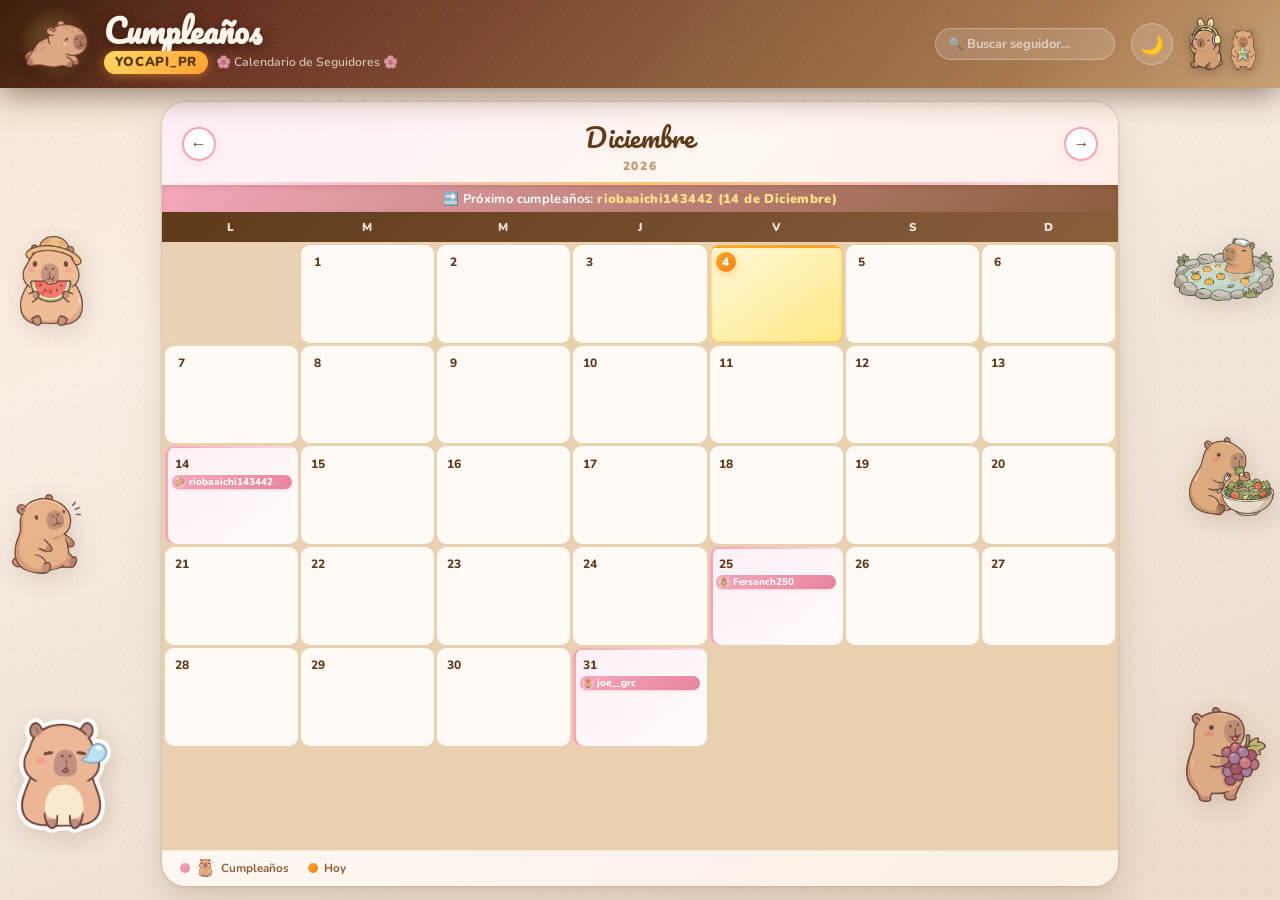
<file: index.html>
<!DOCTYPE html>
<html lang="es">

<head>
  <meta charset="UTF-8" />
  <meta name="viewport" content="width=device-width, initial-scale=1.0" />
  <title>🎂Cumpleaños de Seguidores — yocapi_pr</title>
  <meta name="description"
    content="Calendario de cumpleaños de los seguidores de yocapi_pr. ¡Celebramos contigo cada año!" />
  <link rel="stylesheet" href="css/main.css" />
</head>

<body>

  <!-- ═══ CAPYBARA DECORACIONES FLOTANTES (JS las rota) ═══ -->
  <div class="capy-deco capy-deco-1" id="deco1" aria-hidden="true"><img src="img/capiadormilado.png" alt="" /></div>
  <div class="capy-deco capy-deco-2" id="deco2" aria-hidden="true"><img src="img/capifeliz.png" alt="" /></div>
  <div class="capy-deco capy-deco-3" id="deco3" aria-hidden="true"><img src="img/capiuva.png" alt="" /></div>
  <div class="capy-deco capy-deco-4" id="deco4" aria-hidden="true"><img src="img/capirey.png" alt="" /></div>
  <div class="capy-deco capy-deco-5" id="deco5" aria-hidden="true"><img src="img/capimirando.png" alt="" /></div>
  <div class="capy-deco capy-deco-6" id="deco6" aria-hidden="true"><img src="img/capiangel.png" alt="" /></div>

  <!-- ═══ HEADER DINÁMICO ═══ -->
  <header class="site-header">
    <div class="header-inner">

      <!-- Logo -->
      <div class="header-brand">
        <div class="header-logo-wrap">
          <div class="header-logo-glow"></div>
          <img src="img/capiacostado.png" alt="Logo capybara" class="capy-logo" />
        </div>

        <!-- Textos -->
        <div class="header-text">
          <h1 class="header-title">Cumpleaños</h1>
          <div class="header-subtitle">
            <span class="header-streamer">yocapi_pr</span>
            <span class="header-tagline">🌸 Calendario de Seguidores 🌸</span>
          </div>
        </div>
      </div>

      <div class="header-actions">
        <!-- Buscador Rápido -->
        <div class="search-wrap">
          <input type="text" id="searchInput" class="search-input" placeholder="🔍 Buscar seguidor..."
            autocomplete="off" />
          <div id="searchResults" class="search-results" style="display: none;"></div>
        </div>

        <!-- Noche Mode Toggle -->
        <button id="btnNightMode" class="night-mode-toggle" aria-label="Alternar Modo Noche" title="Modo Noche">
          🌙
        </button>
      </div>

      <!-- Capybaras decorativos en el header -->
      <div class="header-deco-capy" aria-hidden="true">
        <img src="img/capimusica.png" alt="" />
        <img src="img/capiestrella.png" alt="" />
      </div>

    </div>
  </header>

  <!-- ═══ MAIN ═══ -->
  <main class="main-container">
    <div class="calendar-card">

      <!-- Navegación de mes -->
      <div class="cal-nav">
        <button id="btnPrev" aria-label="Mes anterior">&#8592;</button>
        <div class="month-title">
          <span id="monthName">Enero</span>
          <small id="yearName">2025</small>
        </div>
        <button id="btnNext" aria-label="Mes siguiente">&#8594;</button>
      </div>

      <!-- Banner Próximo Cumpleaños -->
      <div id="nextBdayBanner" class="next-bday-banner" style="display: none;">
        <span>🔜 Próximo cumpleaños:</span>
        <strong id="nextBdayText">...</strong>
      </div>

      <!-- Días de la semana -->
      <div class="cal-weekdays" aria-hidden="true">
        <div class="wd">L</div>
        <div class="wd">M</div>
        <div class="wd">M</div>
        <div class="wd">J</div>
        <div class="wd">V</div>
        <div class="wd">S</div>
        <div class="wd">D</div>
      </div>

      <!-- Grid del mes -->
      <div class="cal-grid" id="calGrid" role="grid" aria-label="Calendario"></div>

      <!-- Leyenda -->
      <div class="calendar-legend">
        <div class="legend-item">
          <div class="legend-dot pink"></div>
          <img src="img/capifeliz2.png" alt="" class="legend-capy-icon" />
          <span>Cumpleaños</span>
        </div>
        <div class="legend-item">
          <div class="legend-dot yellow"></div>
          <span>Hoy</span>
        </div>
      </div>

    </div>
  </main>

  <!-- ═══ MODAL ═══ -->
  <div class="modal-overlay" id="modalOverlay" role="dialog" aria-modal="true" aria-labelledby="modalTitle">
    <div class="modal-box">
      <button class="modal-close" id="modalClose" aria-label="Cerrar">✕</button>
      <img src="img/capiangel.png" alt="Capybara celebrando" class="modal-capy" id="modalCapyImg" />
      <h2 class="modal-title" id="modalTitle">¡Cumpleaños!</h2>
      <span class="modal-date-badge" id="modalDate"></span>
      <div class="modal-followers" id="modalFollowers"></div>
    </div>
  </div>

  <script src="js/calendar.js"></script>
</body>

</html>
</file>
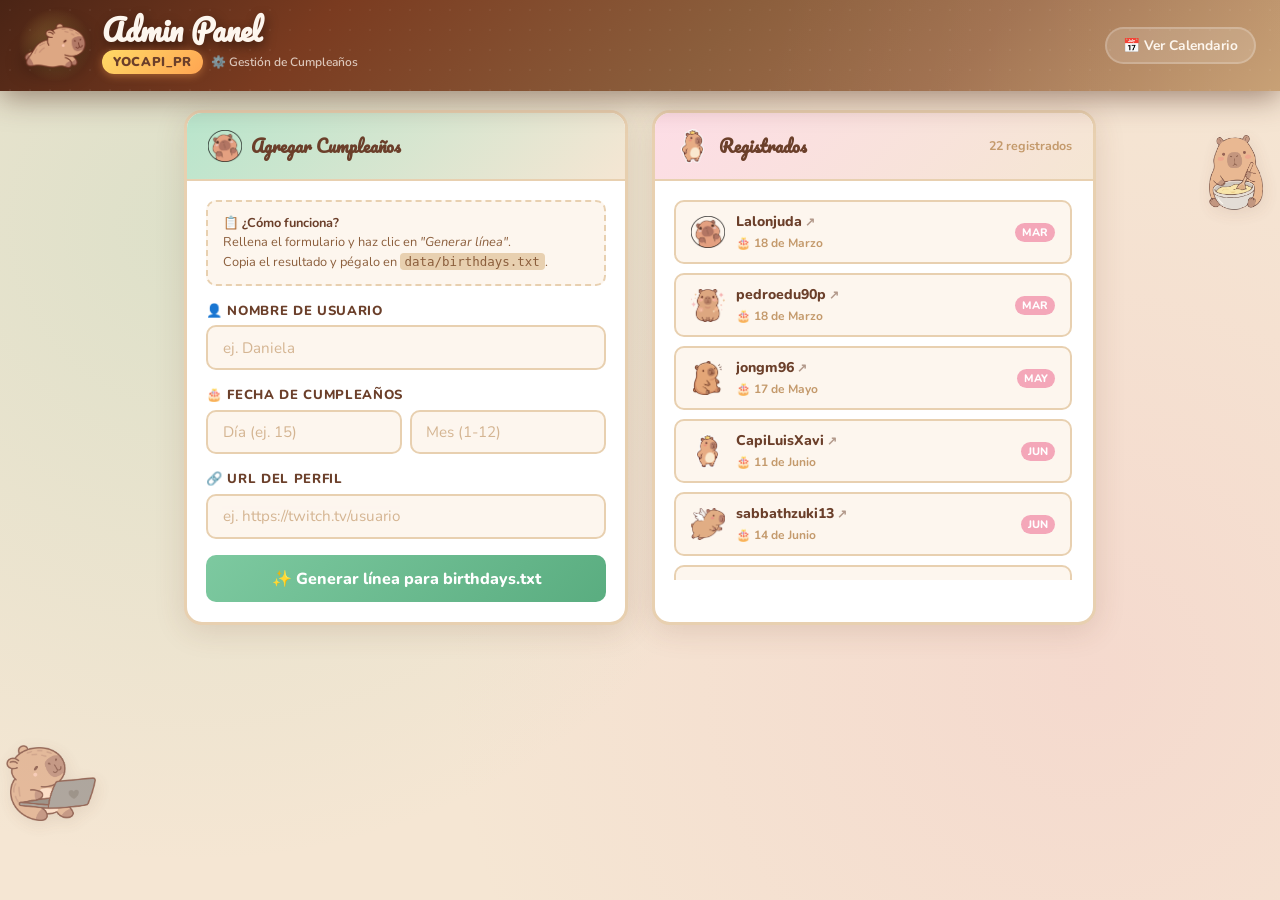
<file: admin/yocapi-admin/index.html>
<!DOCTYPE html>
<html lang="es">
<head>
  <meta charset="UTF-8" />
  <meta name="viewport" content="width=device-width, initial-scale=1.0" />
  <title>⚙️ Admin — yocapi_pr</title>
  <!-- Sin meta description para no indexar -->
  <meta name="robots" content="noindex, nofollow" />
  <link rel="stylesheet" href="../../css/dashboard.css" />
</head>
<body>

  <!-- ═══ DECORACIONES ═══ -->
  <div class="capy-deco capy-deco-1" aria-hidden="true">
    <img src="../../img/capilaptop.png" alt="" />
  </div>
  <div class="capy-deco capy-deco-2" aria-hidden="true">
    <img src="../../img/capicocinando.png" alt="" />
  </div>

  <!-- ═══ HEADER ═══ -->
  <header class="site-header">
    <div class="header-inner">
      <div class="header-brand">
        <div class="header-logo-wrap">
          <div class="header-logo-glow"></div>
          <img src="../../img/capiacostado.png" alt="Logo capybara" class="capy-logo" />
        </div>
        <div class="header-text">
          <h1 class="header-title">Admin Panel</h1>
          <div class="header-subtitle">
            <span class="header-streamer">yocapi_pr</span>
            <span class="header-tagline">⚙️ Gestión de Cumpleaños</span>
          </div>
        </div>
      </div>
      <nav class="header-nav">
        <a href="../../index.html" id="nav-calendar">📅 Ver Calendario</a>
      </nav>
    </div>
  </header>

  <!-- ═══ MAIN ═══ -->
  <main class="dash-container">

    <!-- ─── Formulario ─── -->
    <div class="dash-card">
      <div class="dash-card-header green">
        <img src="../../img/capifeliz.png" alt="" class="header-icon" />
        <h2>Agregar Cumpleaños</h2>
      </div>
      <div class="dash-card-body">

        <div class="format-hint">
          <strong>📋 ¿Cómo funciona?</strong><br>
          Rellena el formulario y haz clic en <em>"Generar línea"</em>.<br>
          Copia el resultado y pégalo en <code>data/birthdays.txt</code>.
        </div>

        <div class="form-group">
          <label for="inputName">👤 Nombre de usuario</label>
          <input
            type="text"
            id="inputName"
            placeholder="ej. Daniela"
            autocomplete="off"
            maxlength="60"
            inputmode="text"
          />
        </div>

        <div class="form-group">
          <label>🎂 Fecha de cumpleaños</label>
          <div style="display: flex; gap: 0.5rem;">
            <input type="number" id="inputDay" placeholder="Día (ej. 15)" min="1" max="31" style="flex:1;" />
            <input type="number" id="inputMonth" placeholder="Mes (1-12)" min="1" max="12" style="flex:1;" />
          </div>
        </div>

        <div class="form-group">
          <label for="inputUrl">🔗 URL del perfil</label>
          <input
            type="url"
            id="inputUrl"
            placeholder="ej. https://twitch.tv/usuario"
            autocomplete="off"
            inputmode="url"
          />
        </div>

        <button class="btn-add" id="btnGenerate">
          ✨ Generar línea para birthdays.txt
        </button>

        <!-- Output generado -->
        <div class="output-section" id="outputSection" style="display:none">
          <span class="output-label">📄 Línea generada — cópiala aquí:</span>
          <div class="output-box" id="outputLine"></div>
          <button class="btn-copy" id="btnCopy">📋 Copiar al portapapeles</button>
        </div>

      </div>
    </div>

    <!-- ─── Lista actual ─── -->
    <div class="dash-card">
      <div class="dash-card-header pink">
        <img src="../../img/capirey.png" alt="" class="header-icon" />
        <h2>Registrados</h2>
        <span class="birthday-count" id="birthdayCount">…</span>
      </div>
      <div class="dash-card-body">
        <div class="birthdays-list" id="birthdaysList">
          <!-- Dinámico -->
        </div>
      </div>
    </div>

  </main>

  <div class="toast" id="toast"></div>

  <script src="../../js/dashboard.js"></script>
</body>
</html>
</file>
<file: css/main.css>
/* ============================================================
   main.css — Calendario de Cumpleaños yocapi_pr
   Rediseño COMPLETO · Tema: Capybara Cozy Premium
   ============================================================ */

@import url('https://fonts.googleapis.com/css2?family=Nunito:wght@400;600;700;800;900&family=Pacifico&display=swap');

/* ─── Tokens ─── */
:root {
  --bark:      #5D3A1A;
  --mocha:     #8B5E3C;
  --caramel:   #C49A6C;
  --cream:     #FDF5EC;
  --blush:     #FDDDE6;
  --rose:      #F4A7B9;
  --rose-deep: #E8849E;
  --amber:     #F9A825;
  --amber-lt:  #FFE08A;
  --grid-bg:   #E8D0B0;
  --cell-bg:   #FFFAF6;
  --shadow:    rgba(93,58,26,0.12);
  --r-card:    24px;
  --r-cell:    8px;
  --transition: 0.18s ease;
}

/* ─── Tema Oscuro (Modo Noche) ─── */
body.dark-mode {
  --bark:      #E4C9B0;
  --mocha:     #D4AD8C;
  --caramel:   #A8825C;
  --cream:     #2B1F1A;
  --blush:     #3B2228;
  --rose:      #9B5A6E;
  --rose-deep: #B56B82;
  --amber:     #D4891C;
  --amber-lt:  #E8A038;
  --grid-bg:   #1A120E;
  --cell-bg:   #231915;
  --shadow:    rgba(0,0,0,0.4);
}
body.dark-mode {
  background: linear-gradient(160deg, #1C1310 0%, #2A1D18 30%, #17100D 60%, #1F1511 100%);
}
body.dark-mode::before {
  background-image: radial-gradient(circle, rgba(255,255,255,0.06) 1px, transparent 1px);
}
body.dark-mode .site-header {
  background: linear-gradient(135deg, #1A0D05 0%, #29150B 50%, #3B2114 100%);
}
body.dark-mode .cal-nav {
  background: linear-gradient(135deg, #2B1820 0%, #261611 55%, #2B1A13 100%);
}
body.dark-mode .cal-day.empty { background: rgba(0,0,0,0.2); }
body.dark-mode .cal-day.today { background: linear-gradient(145deg, #3A2B14 0%, #4D391A 100%); }
body.dark-mode .cal-day.has-birthday { background: linear-gradient(145deg, #331A21 0%, #29151A 100%); }
body.dark-mode .calendar-legend { background: linear-gradient(135deg, #2B1F1A, #241A15); }
body.dark-mode .modal-box { background: #2B1F1A; border-color: #4D2834; }
body.dark-mode .modal-follower-item { background: #231915; border-color: rgba(255,255,255,0.05); }

/* ─── Reset ─── */
*, *::before, *::after { box-sizing: border-box; margin: 0; padding: 0; }

body {
  font-family: 'Nunito', sans-serif;
  height: 100vh;
  margin: 0;
  display: flex;
  flex-direction: column;
  overflow: hidden;
  background: linear-gradient(160deg,
    #F5E6D3 0%,
    #FAEEE4 30%,
    #F0E4D8 60%,
    #EDD9C8 100%
  );
}

/* Textura puntitos suaves en el fondo */
body::before {
  content: '';
  position: fixed;
  inset: 0;
  background-image: radial-gradient(circle, rgba(196,154,108,0.12) 1px, transparent 1px);
  background-size: 22px 22px;
  pointer-events: none;
  z-index: 0;
}

/* ============================================================
   CAPYBARA DECORACIONES FLOTANTES
   ============================================================ */
.capy-deco {
  position: fixed;
  pointer-events: none;
  z-index: 1;
  user-select: none;
  opacity: 0;
  transition: opacity 0.7s ease;
}
.capy-deco img {
  width: 100%;
  height: 100%;
  object-fit: contain;
  filter: drop-shadow(3px 5px 12px rgba(93,58,26,0.22));
  transition: opacity 0.7s ease;
}

.capy-deco-1 { width: 115px; height: 115px; left: 0.5%; animation: float-a 6.5s ease-in-out 0s   infinite; }
.capy-deco-2 { width:  90px; height:  90px; left: 0.5%; animation: float-b 7.5s ease-in-out 0.5s infinite; }
.capy-deco-3 { width:  80px; height:  80px; left: 0.5%; animation: float-c 8s   ease-in-out 1s   infinite; }
.capy-deco-4 { width: 100px; height: 100px; right: 0.5%; animation: float-a 7s   ease-in-out 0.3s infinite; }
.capy-deco-5 { width:  85px; height:  85px; right: 0.5%; animation: float-b 8.5s ease-in-out 1.2s infinite; }
.capy-deco-6 { width:  95px; height:  95px; right: 0.5%; animation: float-c 7s   ease-in-out 0.8s infinite; }

@keyframes float-a {
  0%,100% { transform: translateY(0)    rotate(-4deg) scale(1);    }
  33%      { transform: translateY(-14px) rotate(2deg) scale(1.04); }
  66%      { transform: translateY(-6px) rotate(-6deg) scale(0.98); }
}
@keyframes float-b {
  0%,100% { transform: translateY(0)    rotate(5deg)  scale(1);    }
  50%     { transform: translateY(-18px) rotate(-4deg) scale(1.05); }
}
@keyframes float-c {
  0%,100% { transform: translateY(0)    rotate(-2deg) scale(1);    }
  40%     { transform: translateY(-10px) rotate(6deg) scale(1.03); }
  80%     { transform: translateY(-20px) rotate(-3deg) scale(0.97); }
}

@media (max-width: 700px) {
  .capy-deco-1 { width: 68px; height: 68px; }
  .capy-deco-4 { width: 68px; height: 68px; }
  .capy-deco-2,.capy-deco-3,.capy-deco-5,.capy-deco-6 { display: none; }
}
@media (max-width: 480px) { .capy-deco { display: none; } }

/* ============================================================
   SITE HEADER
   ============================================================ */
.site-header {
  position: relative;
  z-index: 100;
  overflow: hidden;
  background: linear-gradient(135deg,
    #3E1F0C 0%,
    #6B3525 20%,
    #8B5E3C 55%,
    #A57448 80%,
    #C49A6C 100%
  );
  box-shadow: 0 6px 32px rgba(62,31,12,0.55);
  flex-shrink: 0;
}
.site-header::before {
  content: '';
  position: absolute;
  inset: 0;
  background: linear-gradient(105deg,
    transparent 25%, rgba(255,255,255,0.06) 50%, transparent 75%
  );
  background-size: 200% 100%;
  animation: shine 5s ease-in-out infinite;
  pointer-events: none;
}
.site-header::after {
  content: '';
  position: absolute;
  inset: 0;
  background-image: radial-gradient(circle, rgba(255,255,255,0.05) 1px, transparent 1px);
  background-size: 18px 18px;
  pointer-events: none;
}
@keyframes shine {
  0%   { background-position: -100% 0; }
  50%  { background-position:  100% 0; }
  100% { background-position: -100% 0; }
}

.header-inner {
  position: relative;
  z-index: 2;
  display: flex;
  align-items: center;
  gap: 1rem;
  padding: 0.75rem 1.5rem;
}
.header-brand {
  display: flex;
  align-items: center;
  gap: 1rem;
  flex: 1;
  min-width: 0;
}
.header-logo-wrap { position: relative; flex-shrink: 0; }
.header-brand .capy-logo {
  width: 64px; height: 64px;
  object-fit: contain;
  filter: drop-shadow(0 3px 10px rgba(0,0,0,0.4));
  animation: logo-bob 3.2s ease-in-out infinite;
  display: block;
}
@keyframes logo-bob {
  0%,100% { transform: translateY(0) rotate(-2deg); }
  50%      { transform: translateY(-7px) rotate(2deg); }
}
.header-logo-glow {
  position: absolute;
  inset: -6px;
  border-radius: 50%;
  background: radial-gradient(circle, rgba(255,217,102,0.38) 0%, transparent 70%);
  animation: glow-pulse 3.2s ease-in-out infinite;
}
@keyframes glow-pulse {
  0%,100% { transform: scale(1);   opacity: 0.65; }
  50%     { transform: scale(1.22); opacity: 1; }
}

.header-text { min-width: 0; }
.header-title {
  font-family: 'Pacifico', cursive;
  color: #FDF5EC;
  font-size: clamp(1.15rem, 4.5vw, 2rem);
  line-height: 1;
  text-shadow: 2px 4px 14px rgba(0,0,0,0.45);
}
.header-subtitle {
  display: flex;
  align-items: center;
  gap: 0.5rem;
  margin-top: 0.3rem;
  flex-wrap: wrap;
}
.header-streamer {
  background: linear-gradient(135deg, #FFD966, #FFA030);
  color: #5D3A1A;
  font-weight: 900;
  font-size: clamp(0.6rem, 2vw, 0.82rem);
  padding: 0.18rem 0.7rem;
  border-radius: 20px;
  letter-spacing: 0.06em;
  text-transform: uppercase;
  box-shadow: 0 2px 10px rgba(255,160,48,0.45);
  animation: badge-pop 0.5s cubic-bezier(0.34,1.56,0.64,1) both;
}
@keyframes badge-pop {
  from { transform: scale(0.4); opacity: 0; }
  to   { transform: scale(1);   opacity: 1; }
}
.header-tagline {
  font-size: clamp(0.58rem, 1.8vw, 0.76rem);
  color: rgba(253,245,236,0.72);
  font-weight: 600;
  white-space: nowrap;
}
.header-deco-capy {
  flex-shrink: 0;
  display: flex;
  align-items: flex-end;
  gap: 0.5rem;
  opacity: 0.88;
}
.header-deco-capy img {
  height: 52px; width: auto;
  object-fit: contain;
  filter: drop-shadow(0 2px 6px rgba(0,0,0,0.3));
  animation: float-b 5s ease-in-out infinite;
}
.header-deco-capy img:nth-child(2) {
  height: 40px;
  animation: float-a 6s ease-in-out 0.5s infinite;
}

.header-actions {
  display: flex;
  align-items: center;
  gap: 1rem;
  z-index: 5;
}

/* ─── Buscador Rápido ─── */
.search-wrap {
  position: relative;
}
.search-input {
  background: rgba(255,255,255,0.15);
  border: 1px solid rgba(255,255,255,0.3);
  border-radius: 20px;
  padding: 0.4rem 0.8rem;
  color: white;
  font-family: inherit;
  font-size: 0.8rem;
  font-weight: 700;
  width: 180px;
  transition: all 0.2s ease;
  backdrop-filter: blur(4px);
}
.search-input::placeholder { color: rgba(255,255,255,0.6); }
.search-input:focus {
  outline: none;
  background: rgba(255,255,255,0.25);
  border-color: rgba(255,255,255,0.8);
  width: 200px;
}
.search-results {
  position: absolute;
  top: 110%; right: 0;
  background: var(--cream);
  border-radius: 12px;
  width: 220px;
  box-shadow: 0 8px 24px rgba(93,58,26,0.3);
  overflow: hidden;
  border: 1px solid rgba(196,154,108,0.2);
  z-index: 100;
}
.search-item {
  padding: 0.6rem 0.8rem;
  font-size: 0.8rem;
  color: var(--bark);
  font-weight: 700;
  cursor: pointer;
  border-bottom: 1px solid rgba(196,154,108,0.1);
  transition: background 0.15s ease;
}
.search-item:last-child { border-bottom: none; }
.search-item:hover { background: var(--blush); color: var(--rose-deep); }
body.dark-mode .search-results { background: var(--cream); border-color: #4D2834; }
body.dark-mode .search-item:hover { background: #3B2228; color: #E8849E; }

/* Toggle Modo Noche */
.night-mode-toggle {
  background: rgba(255,255,255,0.15);
  border: 1px solid rgba(255,255,255,0.3);
  border-radius: 50%;
  width: 42px; height: 42px;
  font-size: 1.2rem;
  cursor: pointer;
  display: flex; align-items: center; justify-content: center;
  transition: all 0.3s ease;
  backdrop-filter: blur(4px);
}
.night-mode-toggle:hover {
  background: rgba(255,255,255,0.3);
  transform: scale(1.1) rotate(15deg);
}
body.dark-mode .night-mode-toggle { content: "☀️"; }

@media (max-width: 600px) {
  .header-deco-capy { display: none; }
  .header-inner { padding: 0.7rem 1rem; }
  .header-brand .capy-logo { width: 50px; height: 50px; }
}

/* ============================================================
   MAIN CONTAINER
   ============================================================ */
.main-container {
  flex: 1;
  display: flex;
  flex-direction: column;
  max-width: 1000px;
  width: 100%;
  margin: 0 auto;
  padding: 0.8rem;
  min-height: 0;
  position: relative;
  z-index: 2;
}

/* ============================================================
   CALENDAR CARD — Rediseño premium
   ============================================================ */
.calendar-card {
  flex: 1;
  display: flex;
  flex-direction: column;
  min-height: 0;
  background: var(--cream);
  border-radius: var(--r-card);
  box-shadow:
    0 2px 4px rgba(93,58,26,0.04),
    0 8px 20px rgba(93,58,26,0.10),
    0 24px 48px rgba(93,58,26,0.08),
    0 0 0 1.5px rgba(196,154,108,0.18);
  overflow: hidden;
}

/* ─── Nav ─── */
.cal-nav {
  background: linear-gradient(135deg, #FEF0F6 0%, #FFF8F2 55%, #FEF0E8 100%);
  padding: 0.7rem 1.2rem;
  display: flex;
  align-items: center;
  justify-content: space-between;
  gap: 0.5rem;
  position: relative;
  flex-shrink: 0;
}
/* Línea decorativa degradada debajo del nav */
.cal-nav::after {
  content: '';
  position: absolute;
  bottom: 0; left: 0; right: 0;
  height: 2.5px;
  background: linear-gradient(90deg,
    transparent 0%, var(--rose) 20%, var(--amber) 50%, var(--rose) 80%, transparent 100%
  );
  opacity: 0.65;
}

.cal-nav button {
  background: white;
  border: 2px solid var(--rose);
  color: var(--bark);
  width: 34px; height: 34px;
  border-radius: 50%;
  font-size: 1rem;
  cursor: pointer;
  transition: all var(--transition);
  display: flex; align-items: center; justify-content: center;
  font-weight: 800;
  flex-shrink: 0;
  touch-action: manipulation;
  box-shadow: 0 2px 8px rgba(244,167,185,0.22);
}
.cal-nav button:hover, .cal-nav button:active {
  background: var(--rose);
  color: white;
  transform: scale(1.12);
  box-shadow: 0 4px 14px rgba(244,167,185,0.5);
}

.cal-nav .month-title {
  font-family: 'Pacifico', cursive;
  font-size: clamp(1.1rem, 4.5vw, 1.65rem);
  color: var(--bark);
  text-align: center;
  flex: 1;
  letter-spacing: 0.01em;
  text-shadow: 1px 2px 6px rgba(93,58,26,0.12);
}
.cal-nav .month-title small {
  display: block;
  font-family: 'Nunito', sans-serif;
  font-size: clamp(0.58rem, 1.6vw, 0.74rem);
  font-weight: 900;
  color: var(--caramel);
  text-transform: uppercase;
  letter-spacing: 0.14em;
  margin-top: -2px;
}

/* ─── Weekday headers ─── */
.cal-weekdays {
  display: grid;
  grid-template-columns: repeat(7, 1fr);
  background: linear-gradient(135deg, var(--bark) 0%, var(--mocha) 100%);
  flex-shrink: 0;
}
.cal-weekdays .wd {
  text-align: center;
  padding: 0.42rem 0;
  font-weight: 900;
  font-size: clamp(0.55rem, 1.6vw, 0.72rem);
  color: rgba(253,245,236,0.88);
  text-transform: uppercase;
  letter-spacing: 0.07em;
}

/* ─── Banner Próximo Cumpleaños ─── */
.next-bday-banner {
  background: linear-gradient(135deg, var(--rose), var(--mocha));
  color: white;
  text-align: center;
  padding: 0.3rem 0.5rem;
  font-size: clamp(0.65rem, 2vw, 0.8rem);
  font-weight: 700;
  letter-spacing: 0.03em;
  box-shadow: inset 0 2px 4px rgba(0,0,0,0.1);
  animation: slide-down 0.5s ease-out;
}
.next-bday-banner strong { font-weight: 900; color: #FFE08A; }
@keyframes slide-down {
  from { opacity: 0; transform: translateY(-10px); }
  to   { opacity: 1; transform: translateY(0); }
}

/* ─── Grid ─── */
.cal-grid {
  flex: 1;
  display: grid;
  grid-template-rows: repeat(6, 1fr);
  grid-template-columns: repeat(7, 1fr);
  gap: 3px;
  background: var(--grid-bg);
  padding: 3px;
  min-height: 0;
}

/* ─── Celdas de días ─── */
.cal-day {
  background: var(--cell-bg);
  border-radius: var(--r-cell);
  padding: 0.3rem 0.28rem;
  cursor: default;
  transition: all var(--transition);
  position: relative;
  display: flex;
  flex-direction: column;
  align-items: flex-start;
  min-height: 0;
  overflow: hidden;
}

/* ─── Celda vacía ─── */
.cal-day.empty {
  background: rgba(237,217,192,0.28);
}

/* ─── Hoy ─── */
.cal-day.today {
  background: linear-gradient(145deg, #FFF8DC 0%, #FFE882 100%);
  box-shadow: inset 0 0 0 1.5px rgba(249,168,37,0.5);
}
.cal-day.today::before {
  content: '';
  position: absolute;
  top: 0; left: 0; right: 0;
  height: 3px;
  background: linear-gradient(90deg, var(--amber), #FFA030);
  border-radius: var(--r-cell) var(--r-cell) 0 0;
}
.cal-day.today .day-number {
  background: linear-gradient(135deg, var(--amber), #F57F17);
  color: white;
  font-weight: 900;
  box-shadow: 0 2px 8px rgba(249,168,37,0.5);
}

/* ─── Día con cumpleaños ─── */
.cal-day.has-birthday {
  background: linear-gradient(145deg, #FEF0F5 0%, #FFFBFD 100%);
  box-shadow: inset 3px 0 0 0 var(--rose);
  cursor: pointer;
}
.cal-day.has-birthday::before {
  content: '';
  position: absolute;
  top: 0; left: 0; right: 0;
  height: 2px;
  background: linear-gradient(90deg, var(--rose), var(--blush));
  border-radius: var(--r-cell) var(--r-cell) 0 0;
}
.cal-day.has-birthday:hover,
.cal-day.has-birthday:active {
  background: linear-gradient(145deg, #FDDDE6 0%, #FEF0F5 100%);
  transform: scale(1.04);
  z-index: 5;
  box-shadow:
    inset 3px 0 0 0 var(--rose-deep),
    0 4px 18px rgba(244,167,185,0.4);
  border-radius: 10px;
}

/* ─── Número del día ─── */
.day-number {
  width: 20px; height: 20px;
  border-radius: 50%;
  display: flex; align-items: center; justify-content: center;
  font-weight: 800;
  font-size: clamp(0.55rem, 1.8vw, 0.75rem);
  color: var(--bark);
  margin-bottom: 1px;
  flex-shrink: 0;
  transition: background var(--transition);
}
.cal-day:not(.has-birthday):not(.today):not(.empty):hover .day-number {
  background: rgba(196,154,108,0.18);
}

/* ─── Badges de cumpleaños ─── */
.birthday-badge {
  width: 100%;
  display: flex;
  flex-direction: column;
  gap: 1px;
  overflow: hidden;
  flex: 1;
  min-height: 0;
  padding-bottom: 2px;
}
.birthday-entry {
  background: linear-gradient(135deg, var(--rose) 0%, var(--rose-deep) 100%);
  color: white;
  font-size: clamp(0.48rem, 1.3vw, 0.62rem);
  font-weight: 800;
  padding: 0px 4px 0px 2px;
  border-radius: 20px;
  white-space: nowrap;
  overflow: hidden;
  text-overflow: ellipsis;
  max-width: 100%;
  display: flex;
  align-items: center;
  gap: 3px;
  flex-shrink: 0;
  box-shadow: 0 1px 3px rgba(232,132,158,0.3);
}
/* Pastilla "+N más" */
.more-entry {
  background: linear-gradient(135deg, var(--caramel), #A07040) !important;
  font-size: clamp(0.45rem, 1.2vw, 0.55rem) !important;
  padding: 0px 5px !important;
  letter-spacing: 0.02em;
  box-shadow: 0 1px 3px rgba(160,112,64,0.3) !important;
  cursor: pointer;
}
.birthday-entry .bi-icon {
  width: 12px; height: 12px;
  object-fit: contain;
  flex-shrink: 0;
  border-radius: 50%;
  background: rgba(255,255,255,0.25);
  padding: 1px;
}

/* ============================================================
   MODAL
   ============================================================ */
.modal-overlay {
  position: fixed;
  inset: 0;
  background: rgba(62,31,12,0.55);
  backdrop-filter: blur(8px);
  -webkit-backdrop-filter: blur(8px);
  display: flex;
  align-items: center;
  justify-content: center;
  z-index: 1000;
  opacity: 0;
  pointer-events: none;
  transition: opacity 0.28s ease;
  padding: 1rem;
}
.modal-overlay.active {
  opacity: 1;
  pointer-events: all;
}
.modal-box {
  background: var(--cream);
  border-radius: 20px;
  padding: 1.6rem 1.4rem 1.4rem;
  max-width: 390px;
  width: 100%;
  box-shadow:
    0 4px 8px rgba(93,58,26,0.08),
    0 20px 60px rgba(93,58,26,0.3);
  transform: scale(0.82) translateY(24px);
  transition: all 0.3s cubic-bezier(0.34, 1.56, 0.64, 1);
  border: 2px solid var(--blush);
  position: relative;
  overflow: hidden;
}
.modal-overlay.active .modal-box {
  transform: scale(1) translateY(0);
}
/* Barra superior arcoíris */
.modal-box::before {
  content: '';
  position: absolute;
  top: 0; left: 0; right: 0;
  height: 5px;
  background: linear-gradient(90deg, var(--rose), var(--amber), #7DC9A0, var(--rose));
  background-size: 200% 100%;
  animation: rainbow-bar 4s linear infinite;
}
@keyframes rainbow-bar {
  0%   { background-position: 0% 0;    }
  100% { background-position: 200% 0;  }
}

.modal-close {
  position: absolute;
  top: 0.85rem; right: 0.85rem;
  background: var(--blush);
  border: none;
  width: 28px; height: 28px;
  border-radius: 50%;
  cursor: pointer;
  font-size: 0.85rem;
  display: flex; align-items: center; justify-content: center;
  transition: all 0.2s ease;
  color: var(--bark);
  font-weight: 900;
}
.modal-close:hover {
  background: var(--rose);
  color: white;
  transform: rotate(90deg) scale(1.1);
}
.modal-capy {
  width: 76px; height: 76px;
  object-fit: contain;
  display: block;
  margin: 0.2rem auto 0.7rem;
  animation: float-b 2.2s ease-in-out infinite;
}
.modal-date-badge {
  background: linear-gradient(135deg, var(--rose), var(--mocha));
  color: white;
  font-weight: 900;
  font-size: 0.9rem;
  padding: 0.4rem 1.1rem;
  border-radius: 50px;
  display: block;
  margin-bottom: 0.8rem;
  text-align: center;
  box-shadow: 0 3px 12px rgba(232,132,158,0.3);
}
.modal-title {
  font-family: 'Pacifico', cursive;
  font-size: 1.2rem;
  color: var(--bark);
  margin-bottom: 0.8rem;
  text-align: center;
}
.modal-followers {
  display: flex;
  flex-direction: column;
  gap: 0.5rem;
  max-height: 280px;
  overflow-y: auto;
  overflow-x: hidden;
  padding-right: 4px;
}
.modal-follower-item {
  display: flex;
  align-items: center;
  gap: 0.65rem;
  background: white;
  border-radius: 12px;
  padding: 0.5rem 0.85rem;
  border: 1.5px solid rgba(196,154,108,0.2);
  transition: all 0.18s ease;
  box-shadow: 0 1px 4px rgba(93,58,26,0.06);
  max-width: 100%;
  min-width: 0;
}
.modal-follower-item:hover {
  border-color: var(--rose);
  background: var(--blush);
  transform: translateX(3px);
}
.modal-follower-item .capy-thumb {
  width: 30px; height: 30px;
  object-fit: contain;
  flex-shrink: 0;
}
.modal-follower-link {
  color: var(--bark);
  font-weight: 800;
  font-size: 0.9rem;
  text-decoration: none;
  flex: 1;
  transition: color 0.15s ease;
  white-space: nowrap;
  overflow: hidden;
  text-overflow: ellipsis;
  min-width: 0;
}
.modal-follower-link:hover { color: var(--rose-deep); }
.modal-follower-link::after { content: ' ↗'; font-size: 0.7rem; opacity: 0.5; }

/* ============================================================
   LEYENDA
   ============================================================ */
.calendar-legend {
  padding: 0.5rem 1.1rem;
  display: flex;
  align-items: center;
  gap: 1.2rem;
  background: linear-gradient(135deg, #FEF8F2, #FAF0E4);
  border-top: 1.5px solid rgba(196,154,108,0.18);
  flex-wrap: wrap;
  flex-shrink: 0;
}
.legend-item {
  display: flex; align-items: center;
  gap: 0.38rem;
  font-size: 0.73rem;
  font-weight: 700;
  color: var(--mocha);
}
.legend-dot { width: 10px; height: 10px; border-radius: 50%; }
.legend-dot.pink   { background: linear-gradient(135deg, var(--rose), var(--rose-deep)); }
.legend-dot.yellow { background: linear-gradient(135deg, var(--amber), #F57F17); }
.legend-capy-icon  { width: 19px; height: 19px; object-fit: contain; }

/* ============================================================
   ANIMACIÓN GENÉRICA
   ============================================================ */
@keyframes float {
  0%,100% { transform: translateY(0); }
  50%      { transform: translateY(-8px); }
}

@keyframes highlight-pulse {
  0%   { transform: scale(1); box-shadow: 0 0 0 0 rgba(244,167,185,0.7); }
  50%  { transform: scale(1.06); box-shadow: 0 0 0 10px rgba(244,167,185,0); z-index: 10; border: 2px solid var(--rose); }
  100% { transform: scale(1); box-shadow: 0 0 0 0 rgba(244,167,185,0); }
}
.highlight-pulse {
  animation: highlight-pulse 2s ease-out;
}

/* ============================================================
   RESPONSIVE
   ============================================================ */
@media (max-width: 600px) {
  .header-actions { flex-direction: column; gap: 0.5rem; align-items: flex-end; }
  .search-input { width: 140px; font-size: 0.7rem; }
  .search-input:focus { width: 160px; }
  .cal-day { padding: 0.38rem 0.3rem; }
  .day-number { width: 20px; height: 20px; font-size: 0.65rem; }
  .calendar-legend { padding: 0.6rem 1.5rem; gap: 1.5rem; }
}
@media (min-width: 900px) {
  .cal-day { padding: 0.45rem 0.4rem; border-radius: 9px; }
  .main-container { padding: 0.9rem 1.4rem; }
}
@media (max-width: 380px) {
  .cal-day { padding: 0.18rem 0.15rem; border-radius: 5px; }
  .day-number { width: 18px; height: 18px; font-size: 0.58rem; }
  .birthday-entry { font-size: 0.44rem; padding: 0px 3px; }
  .cal-weekdays .wd { padding: 0.32rem 0; font-size: 0.52rem; }
  .header-brand .capy-logo { width: 42px; height: 42px; }
}
</file>
<file: css/dashboard.css>
/* ============================================================
   dashboard.css — Panel de Administración yocapi_pr
   Mobile-first responsive
   ============================================================ */

@import url('https://fonts.googleapis.com/css2?family=Nunito:wght@400;600;700;800;900&family=Pacifico&display=swap');

:root {
  --brown-dark:   #6B3F2A;
  --brown-mid:    #8B5E3C;
  --brown-light:  #C49A6C;
  --beige-dark:   #E8D0B0;
  --beige-mid:    #F5E6D3;
  --beige-light:  #FDF6EE;
  --green:        #7DC9A0;
  --green-light:  #B8E5CC;
  --green-dark:   #5AAD80;
  --pink:         #F4A7B9;
  --pink-light:   #FDDDE6;
  --yellow:       #FFD966;
  --white:        #FFFFFF;
  --shadow:       rgba(107, 63, 42, 0.15);
  --shadow-deep:  rgba(107, 63, 42, 0.3);
  --radius:       18px;
  --radius-sm:    10px;
}

*, *::before, *::after { box-sizing: border-box; margin: 0; padding: 0; }

body {
  font-family: 'Nunito', sans-serif;
  background: var(--beige-mid);
  min-height: 100vh;
  overflow-x: hidden;
  background-image:
    radial-gradient(circle at 15% 25%, rgba(125, 201, 160, 0.2) 0%, transparent 50%),
    radial-gradient(circle at 85% 75%, rgba(244, 167, 185, 0.2) 0%, transparent 50%);
}

/* ─── Floating capybaras ─── */
.capy-deco {
  position: fixed;
  pointer-events: none;
  z-index: 0;
  opacity: 0;
  user-select: none;
}
.capy-deco img { width: 100%; height: 100%; object-fit: contain; filter: drop-shadow(2px 4px 8px rgba(107,63,42,0.15)); }
.capy-deco-1 { width: 90px;  height: 90px;  bottom: 8%;  left: 0.5%; animation: deco-float-1 7s ease-in-out 0.5s infinite, deco-fadein 1s ease 0.5s forwards; }
.capy-deco-2 { width: 75px;  height: 75px;  top: 15%;   right: 0.5%; animation: deco-float-2 6s ease-in-out 1s   infinite, deco-fadein 1s ease 1s   forwards; }

@keyframes deco-fadein  { from { opacity: 0; } to { opacity: 0.7; } }
@keyframes deco-float-1 { 0%,100% { transform: translateY(0) rotate(-4deg); } 50% { transform: translateY(-14px) rotate(4deg); } }
@keyframes deco-float-2 { 0%,100% { transform: translateY(0) rotate(6deg);  } 50% { transform: translateY(-10px) rotate(-6deg);  } }

@media (max-width: 600px) { .capy-deco { display: none; } }

/* ─── Header dinámico ─── */
.site-header {
  position: sticky;
  top: 0;
  z-index: 100;
  overflow: hidden;
  background: linear-gradient(135deg,
    #4A2415 0%, #7A3B20 25%, #8B5E3C 55%, #A0704E 75%, #C49A6C 100%
  );
  box-shadow: 0 6px 30px rgba(74, 36, 21, 0.5);
}

.site-header::before {
  content: '';
  position: absolute;
  inset: 0;
  background: linear-gradient(105deg, transparent 30%, rgba(255,255,255,0.07) 50%, transparent 70%);
  background-size: 200% 100%;
  animation: header-shine 4s ease-in-out infinite;
  pointer-events: none;
}

.site-header::after {
  content: '';
  position: absolute;
  inset: 0;
  background-image: radial-gradient(circle, rgba(255,255,255,0.05) 1px, transparent 1px);
  background-size: 20px 20px;
  pointer-events: none;
}

@keyframes header-shine {
  0%   { background-position: -100% 0; }
  50%  { background-position: 100%  0; }
  100% { background-position: -100% 0; }
}

.header-inner {
  position: relative;
  z-index: 2;
  display: flex;
  align-items: center;
  gap: 1rem;
  padding: 0.9rem 1.5rem;
}

.header-brand {
  display: flex;
  align-items: center;
  gap: 1rem;
  flex: 1;
  min-width: 0;
}

.header-logo-wrap {
  position: relative;
  flex-shrink: 0;
}

.header-brand .capy-logo {
  width: 62px; height: 62px;
  object-fit: contain;
  filter: drop-shadow(0 3px 10px rgba(0,0,0,0.4));
  animation: logo-float 3s ease-in-out infinite;
  display: block;
}

@keyframes logo-float {
  0%, 100% { transform: translateY(0) rotate(-2deg); }
  50%       { transform: translateY(-8px) rotate(2deg); }
}

.header-logo-glow {
  position: absolute;
  inset: -6px;
  border-radius: 50%;
  background: radial-gradient(circle, rgba(255,217,102,0.35) 0%, transparent 70%);
  animation: glow-pulse 3s ease-in-out infinite;
}

@keyframes glow-pulse {
  0%, 100% { transform: scale(1);    opacity: 0.7; }
  50%       { transform: scale(1.2); opacity: 1;   }
}

.header-text { min-width: 0; }

.header-title {
  font-family: 'Pacifico', cursive;
  color: var(--beige-light);
  font-size: clamp(1.05rem, 4vw, 1.8rem);
  line-height: 1;
  text-shadow: 2px 4px 12px rgba(0,0,0,0.4);
}

.header-subtitle {
  display: flex;
  align-items: center;
  gap: 0.5rem;
  margin-top: 0.3rem;
  flex-wrap: wrap;
}

.header-streamer {
  background: linear-gradient(135deg, var(--yellow), #FFA552);
  color: var(--brown-dark);
  font-weight: 900;
  font-size: clamp(0.6rem, 2vw, 0.8rem);
  padding: 0.2rem 0.7rem;
  border-radius: 20px;
  letter-spacing: 0.05em;
  text-transform: uppercase;
  box-shadow: 0 2px 8px rgba(255,165,82,0.4);
}

.header-tagline {
  font-size: clamp(0.58rem, 1.8vw, 0.75rem);
  color: rgba(253,246,238,0.75);
  font-weight: 600;
  white-space: nowrap;
}

.header-nav a {
  background: rgba(255,255,255,0.15);
  color: var(--beige-light);
  text-decoration: none;
  padding: 0.45rem 1rem;
  border-radius: 50px;
  font-weight: 700;
  font-size: clamp(0.72rem, 2.2vw, 0.86rem);
  border: 2px solid rgba(255,255,255,0.2);
  transition: all 0.3s ease;
  display: flex;
  align-items: center;
  gap: 0.3rem;
  white-space: nowrap;
  flex-shrink: 0;
}

.header-nav a:hover {
  background: var(--yellow);
  color: var(--brown-dark);
  border-color: var(--yellow);
  transform: translateY(-2px);
}

@media (max-width: 600px) {
  .header-inner { padding: 0.75rem 1rem; }
  .header-brand .capy-logo { width: 48px; height: 48px; }
}

/* ─── Layout ─── */
.dash-container {
  max-width: 960px;
  margin: 1.2rem auto;
  padding: 0 0.8rem 3rem;
  display: flex;
  flex-direction: column;
  gap: 1.2rem;
  position: relative;
  z-index: 1;
}

@media (min-width: 720px) {
  .dash-container {
    display: grid;
    grid-template-columns: 1fr 1fr;
    gap: 1.5rem;
    padding: 0 1.5rem 3rem;
  }
}

/* ─── Cards ─── */
.dash-card {
  background: var(--white);
  border-radius: var(--radius);
  box-shadow: 0 6px 30px var(--shadow);
  border: 3px solid var(--beige-dark);
  overflow: hidden;
}

.dash-card-header {
  padding: 1rem 1.3rem;
  border-bottom: 2px solid var(--beige-dark);
  display: flex;
  align-items: center;
  gap: 0.6rem;
}

.dash-card-header.green { background: linear-gradient(135deg, var(--green-light), var(--beige-mid)); }
.dash-card-header.pink  { background: linear-gradient(135deg, var(--pink-light),  var(--beige-mid)); }

.dash-card-header .header-icon {
  width: 34px; height: 34px;
  object-fit: contain;
  flex-shrink: 0;
}

.dash-card-header h2 {
  font-family: 'Pacifico', cursive;
  font-size: clamp(0.9rem, 3vw, 1.05rem);
  color: var(--brown-dark);
  flex: 1;
}

.dash-card-body { padding: 1.2rem; }

/* ─── Form ─── */
.form-group { margin-bottom: 1rem; }

.form-group label {
  display: block;
  font-weight: 800;
  font-size: 0.82rem;
  color: var(--brown-dark);
  margin-bottom: 0.35rem;
  text-transform: uppercase;
  letter-spacing: 0.05em;
}

.form-group input {
  width: 100%;
  padding: 0.65rem 0.9rem;
  border: 2px solid var(--beige-dark);
  border-radius: var(--radius-sm);
  font-family: 'Nunito', sans-serif;
  font-size: 0.95rem;
  color: var(--brown-dark);
  background: var(--beige-light);
  transition: all 0.2s ease;
  outline: none;
  /* Mejor experiencia táctil en móvil */
  -webkit-appearance: none;
  appearance: none;
}

.form-group input:focus {
  border-color: var(--green);
  background: var(--white);
  box-shadow: 0 0 0 3px rgba(125, 201, 160, 0.2);
}

.form-group input::placeholder { color: var(--brown-light); opacity: 0.7; }

.btn-add {
  width: 100%;
  padding: 0.8rem;
  background: linear-gradient(135deg, var(--green), var(--green-dark));
  color: var(--white);
  border: none;
  border-radius: var(--radius-sm);
  font-family: 'Nunito', sans-serif;
  font-weight: 800;
  font-size: clamp(0.88rem, 3vw, 1rem);
  cursor: pointer;
  transition: all 0.3s ease;
  display: flex;
  align-items: center;
  justify-content: center;
  gap: 0.4rem;
  touch-action: manipulation;
}

.btn-add:hover, .btn-add:active {
  transform: translateY(-2px);
  box-shadow: 0 6px 20px rgba(90, 173, 128, 0.4);
}

/* ─── Output box ─── */
.output-section { margin-top: 1rem; }

.output-label {
  font-weight: 800;
  font-size: 0.78rem;
  color: var(--brown-mid);
  text-transform: uppercase;
  letter-spacing: 0.05em;
  margin-bottom: 0.45rem;
  display: block;
}

.output-box {
  background: var(--brown-dark);
  color: var(--yellow);
  font-family: 'Courier New', monospace;
  font-size: 0.82rem;
  padding: 0.75rem 1rem;
  border-radius: var(--radius-sm);
  word-break: break-all;
  min-height: 44px;
  line-height: 1.6;
}

.btn-copy {
  width: 100%;
  margin-top: 0.55rem;
  padding: 0.65rem;
  background: var(--yellow);
  color: var(--brown-dark);
  border: none;
  border-radius: var(--radius-sm);
  font-family: 'Nunito', sans-serif;
  font-weight: 800;
  font-size: 0.9rem;
  cursor: pointer;
  transition: all 0.3s ease;
  display: flex;
  align-items: center;
  justify-content: center;
  gap: 0.4rem;
  touch-action: manipulation;
}

.btn-copy:hover { background: var(--brown-light); color: var(--white); }
.btn-copy.copied { background: var(--green); color: var(--white); }

.format-hint {
  background: var(--beige-light);
  border: 2px dashed var(--beige-dark);
  border-radius: var(--radius-sm);
  padding: 0.75rem 0.9rem;
  margin-bottom: 1rem;
  font-size: 0.8rem;
  color: var(--brown-mid);
  line-height: 1.5;
}

.format-hint strong { color: var(--brown-dark); }
.format-hint code {
  background: var(--beige-dark);
  padding: 1px 5px;
  border-radius: 4px;
  font-size: 0.78rem;
}

/* ─── Birthday list ─── */
.birthday-count {
  font-size: 0.78rem;
  color: var(--brown-light);
  font-weight: 700;
  margin-left: auto;
  white-space: nowrap;
}

.birthdays-list {
  display: flex;
  flex-direction: column;
  gap: 0.55rem;
  max-height: 380px;
  overflow-y: auto;
  padding-right: 2px;
  -webkit-overflow-scrolling: touch;
}

.birthdays-list::-webkit-scrollbar { width: 5px; }
.birthdays-list::-webkit-scrollbar-track { background: var(--beige-light); border-radius: 10px; }
.birthdays-list::-webkit-scrollbar-thumb { background: var(--beige-dark);  border-radius: 10px; }

.birthday-item {
  display: flex;
  align-items: center;
  gap: 0.7rem;
  background: var(--beige-light);
  border-radius: var(--radius-sm);
  padding: 0.6rem 0.9rem;
  border: 2px solid var(--beige-dark);
  transition: all 0.2s ease;
  animation: slide-in 0.3s ease forwards;
}

.birthday-item:hover { border-color: var(--pink); background: var(--pink-light); }

.birthday-item .capy-thumb {
  width: 34px; height: 34px;
  object-fit: contain;
  flex-shrink: 0;
}

.birthday-item-info { flex: 1; min-width: 0; }

.birthday-item-name {
  font-weight: 800;
  font-size: 0.88rem;
  color: var(--brown-dark);
  text-decoration: none;
  display: block;
  white-space: nowrap;
  overflow: hidden;
  text-overflow: ellipsis;
  transition: color 0.2s;
}

.birthday-item-name:hover { color: var(--pink); }
.birthday-item-name.has-link::after { content: ' ↗'; font-size: 0.72rem; opacity: 0.5; }

.birthday-item-date {
  font-size: 0.75rem;
  color: var(--brown-light);
  font-weight: 700;
}

.birthday-item-month-tag {
  background: var(--pink);
  color: var(--white);
  font-size: 0.68rem;
  font-weight: 800;
  padding: 2px 7px;
  border-radius: 20px;
  flex-shrink: 0;
  text-transform: uppercase;
}

.empty-state {
  text-align: center;
  padding: 2rem 1rem;
  color: var(--brown-light);
  font-weight: 700;
  font-size: 0.9rem;
}

.empty-state .empty-capy {
  width: 70px; height: 70px;
  object-fit: contain;
  display: block;
  margin: 0 auto 0.5rem;
  opacity: 0.7;
}

/* ─── Toast ─── */
.toast {
  position: fixed;
  bottom: 1.5rem;
  left: 50%;
  transform: translateX(-50%) translateY(80px);
  background: var(--brown-dark);
  color: var(--white);
  padding: 0.7rem 1.4rem;
  border-radius: 50px;
  font-weight: 700;
  font-size: 0.88rem;
  box-shadow: 0 8px 24px var(--shadow-deep);
  opacity: 0;
  transition: all 0.4s cubic-bezier(0.34, 1.56, 0.64, 1);
  z-index: 1000;
  white-space: nowrap;
  max-width: 90vw;
  text-align: center;
}

.toast.show {
  transform: translateX(-50%) translateY(0);
  opacity: 1;
}

/* ─── Animations ─── */
@keyframes float   { 0%,100% { transform: translateY(0); } 50% { transform: translateY(-8px); } }
@keyframes slide-in { from { opacity:0; transform:translateX(-10px); } to { opacity:1; transform:translateX(0); } }
</file>
